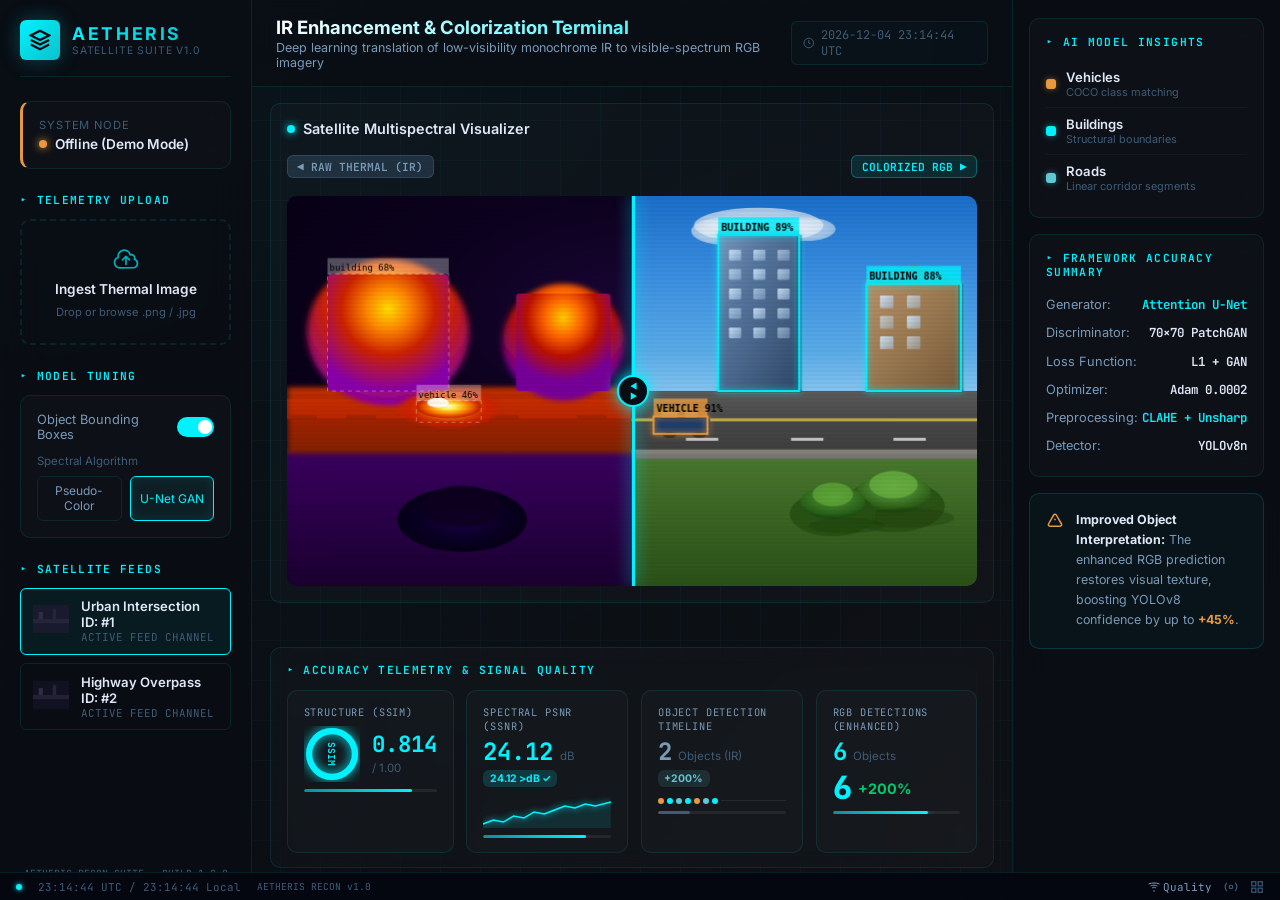
<file: frontend/index.html>
<!DOCTYPE html>
<html lang="en">
<head>
  <meta charset="UTF-8" />
  <meta name="viewport" content="width=device-width, initial-scale=1.0" />
  <title>AETHERIS | Infrared Image Colorization &amp; Enhancement</title>
  <meta name="description" content="Aetheris IR — end-to-end deep learning framework for enhancing and colorizing thermal infrared satellite imagery with YOLOv8 object detection." />
  <link rel="preconnect" href="https://fonts.googleapis.com" />
  <link rel="preconnect" href="https://fonts.gstatic.com" crossorigin />
  <link href="https://fonts.googleapis.com/css2?family=Inter:wght@300;400;500;600;700&family=JetBrains+Mono:wght@400;500;700&display=swap" rel="stylesheet" />
  <style>
    /* ===== CSS RESET & DESIGN TOKENS ===== */
    *, *::before, *::after { box-sizing: border-box; margin: 0; padding: 0; }

    :root {
      --bg-deep:        #0a0e14;
      --bg-panel:       #0d1120;
      --bg-card:        #101828;
      --glass-bg:       rgba(10, 14, 20, 0.92);
      --glass-border:   rgba(0, 242, 254, 0.10);
      --accent-cyan:    #00f2fe;
      --accent-amber:   #e8993e;
      --text-primary:   #e0e8f8;
      --text-secondary: #7a9ab8;
      --text-muted:     #3e5c78;
      --font-mono:      'JetBrains Mono', monospace;
      --radius:         10px;
      --radius-sm:      6px;
      --sidebar-w:      252px;
      --right-w:        268px;
      --glow-cyan:      0 0 20px rgba(0, 242, 254, 0.25);
      --glow-amber:     0 0 20px rgba(232, 153, 62, 0.25);
    }

    html, body {
      height: 100%;
      background: var(--bg-deep);
      color: var(--text-primary);
      font-family: 'Inter', sans-serif;
      overflow: hidden;
    }

    /* ===== ANIMATED BACKGROUND GRID ===== */
    body::before {
      content: '';
      position: fixed;
      inset: 0;
      background-image:
        linear-gradient(rgba(0,242,254,0.03) 1px, transparent 1px),
        linear-gradient(90deg, rgba(0,242,254,0.03) 1px, transparent 1px);
      background-size: 40px 40px;
      pointer-events: none;
      z-index: 0;
    }

    body::after {
      content: '';
      position: fixed;
      top: -50%;
      left: -50%;
      width: 200%;
      height: 200%;
      background: radial-gradient(ellipse at 20% 20%, rgba(0, 242, 254, 0.04) 0%, transparent 50%),
                  radial-gradient(ellipse at 80% 80%, rgba(232, 153, 62, 0.03) 0%, transparent 50%);
      pointer-events: none;
      z-index: 0;
    }

    /* ===== LAYOUT ===== */
    #app {
      position: relative;
      z-index: 1;
      display: grid;
      grid-template-columns: var(--sidebar-w) 1fr var(--right-w);
      grid-template-rows: 1fr;
      height: 100vh;
      overflow: hidden;
    }

    /* ===== SIDEBAR ===== */
    .sidebar {
      width: var(--sidebar-w);
      min-width: var(--sidebar-w);
      background: var(--glass-bg);
      border-right: 1px solid var(--glass-border);
      display: flex;
      flex-direction: column;
      gap: 1.5rem;
      padding: 1.25rem;
      overflow-y: auto;
      backdrop-filter: blur(20px);
    }

    .sidebar::-webkit-scrollbar { width: 4px; }
    .sidebar::-webkit-scrollbar-track { background: transparent; }
    .sidebar::-webkit-scrollbar-thumb { background: var(--glass-border); border-radius: 2px; }

    /* ===== BRAND ===== */
    .brand {
      display: flex;
      align-items: center;
      gap: 0.75rem;
      padding-bottom: 1rem;
      border-bottom: 1px solid var(--glass-border);
    }

    .brand-icon {
      width: 40px;
      height: 40px;
      background: linear-gradient(135deg, var(--accent-cyan), #0ac2cc);
      border-radius: var(--radius-sm);
      display: flex;
      align-items: center;
      justify-content: center;
      flex-shrink: 0;
      box-shadow: var(--glow-cyan);
    }

    .brand-title {
      font-size: 1.1rem;
      font-weight: 700;
      letter-spacing: 0.15em;
      background: linear-gradient(135deg, var(--accent-cyan), #0ac2cc);
      -webkit-background-clip: text;
      -webkit-text-fill-color: transparent;
      background-clip: text;
    }

    .brand-sub {
      font-size: 0.65rem;
      color: var(--text-muted);
      letter-spacing: 0.08em;
      text-transform: uppercase;
    }

    /* ===== GLASS CARD ===== */
    .glass-card {
      background: rgba(255, 255, 255, 0.02);
      border: 1px solid var(--glass-border);
      border-radius: var(--radius);
      padding: 1rem;
      backdrop-filter: blur(10px);
    }

    /* ===== STATUS NODE ===== */
    .status-node {
      border-left: 3px solid var(--accent-amber);
      transition: border-color 0.4s;
    }
    .status-node.online { border-left-color: var(--accent-cyan); }

    .status-label { font-size: 0.7rem; color: var(--text-muted); text-transform: uppercase; letter-spacing: 0.08em; margin-bottom: 0.25rem; }

    .status-row { display: flex; align-items: center; gap: 0.5rem; font-weight: 600; font-size: 0.85rem; }

    .pulse-dot {
      width: 8px;
      height: 8px;
      border-radius: 50%;
      background: var(--accent-amber);
      box-shadow: 0 0 8px var(--accent-amber);
      animation: pulse-anim 2s ease-in-out infinite;
      flex-shrink: 0;
    }
    .pulse-dot.online {
      background: var(--accent-cyan);
      box-shadow: 0 0 8px var(--accent-cyan);
    }
    @keyframes pulse-anim {
      0%, 100% { opacity: 1; transform: scale(1); }
      50% { opacity: 0.5; transform: scale(0.8); }
    }

    /* ===== PANEL TITLE ===== */
    .panel-title {
      font-size: 0.7rem;
      color: var(--accent-cyan);
      text-transform: uppercase;
      letter-spacing: 0.12em;
      font-weight: 600;
      margin-bottom: 0.75rem;
      font-family: var(--font-mono);
    }

    /* ===== UPLOAD ZONE ===== */
    .upload-zone {
      border: 2px dashed var(--glass-border);
      border-radius: var(--radius);
      padding: 1.5rem 1rem;
      text-align: center;
      cursor: pointer;
      transition: all 0.3s ease;
      display: flex;
      flex-direction: column;
      align-items: center;
      gap: 0.5rem;
    }
    .upload-zone:hover {
      border-color: var(--accent-cyan);
      background: rgba(0, 242, 254, 0.04);
      box-shadow: var(--glow-cyan);
    }
    .upload-zone svg { color: var(--accent-cyan); opacity: 0.7; }
    .upload-zone .upload-title { font-size: 0.85rem; font-weight: 600; }
    .upload-zone .upload-hint { font-size: 0.7rem; color: var(--text-muted); }
    #fileInput { display: none; }

    /* ===== TOGGLE ===== */
    .toggle-row { display: flex; align-items: center; justify-content: space-between; }
    .toggle-label { font-size: 0.8rem; color: var(--text-secondary); }
    .switch { position: relative; display: inline-block; width: 38px; height: 20px; }
    .switch input { opacity: 0; width: 0; height: 0; }
    .slider-knob {
      position: absolute; inset: 0;
      background: rgba(255,255,255,0.1);
      border-radius: 20px;
      cursor: pointer;
      transition: background 0.3s;
    }
    .slider-knob::before {
      content: '';
      position: absolute;
      width: 14px; height: 14px;
      left: 3px; top: 3px;
      background: white;
      border-radius: 50%;
      transition: transform 0.3s;
    }
    input:checked + .slider-knob { background: var(--accent-cyan); }
    input:checked + .slider-knob::before { transform: translateX(18px); }

    /* ===== MODE BUTTONS ===== */
    .mode-grid { display: grid; grid-template-columns: 1fr 1fr; gap: 0.5rem; margin-top: 0.5rem; }
    .mode-btn {
      padding: 0.4rem 0.5rem;
      border: 1px solid var(--glass-border);
      border-radius: var(--radius-sm);
      background: transparent;
      color: var(--text-secondary);
      font-size: 0.75rem;
      font-family: 'Inter', sans-serif;
      cursor: pointer;
      transition: all 0.2s;
      text-align: center;
    }
    .mode-btn:hover { border-color: var(--accent-cyan); color: var(--text-primary); }
    .mode-btn.active { border-color: var(--accent-cyan); color: var(--accent-cyan); background: rgba(0, 242, 254, 0.06); box-shadow: inset 0 0 12px rgba(0,242,254,0.1); }

    /* ===== GALLERY ===== */
    .gallery-list { display: flex; flex-direction: column; gap: 0.5rem; }
    .gallery-item {
      display: flex; align-items: center; gap: 0.75rem;
      padding: 0.6rem 0.75rem;
      border: 1px solid var(--glass-border);
      border-radius: var(--radius-sm);
      cursor: pointer;
      transition: all 0.2s;
    }
    .gallery-item:hover { border-color: rgba(0, 242, 254, 0.3); background: rgba(0, 242, 254, 0.03); }
    .gallery-item.active { border-color: var(--accent-cyan); background: rgba(0, 242, 254, 0.06); }
    .gallery-thumb {
      width: 40px; height: 40px;
      border-radius: var(--radius-sm);
      object-fit: cover;
      background: #222;
      flex-shrink: 0;
    }
    .gallery-name { font-size: 0.82rem; font-weight: 600; }
    .gallery-id { font-size: 0.68rem; color: var(--text-muted); font-family: var(--font-mono); }

    /* ===== RIGHT SIDEBAR ===== */
    .right-sidebar {
      width: var(--right-w);
      min-width: var(--right-w);
      background: var(--glass-bg);
      border-left: 1px solid var(--glass-border);
      display: flex;
      flex-direction: column;
      gap: 0;
      overflow-y: auto;
      backdrop-filter: blur(20px);
      padding: 1.1rem 1rem;
      gap: 1rem;
    }
    .right-sidebar::-webkit-scrollbar { width: 4px; }
    .right-sidebar::-webkit-scrollbar-thumb { background: var(--glass-border); border-radius: 2px; }

    /* ===== MAIN CONTENT ===== */
    .main-content {
      flex: 1;
      display: flex;
      flex-direction: column;
      overflow: hidden;
      min-width: 0;
    }

    /* ===== HEADER ===== */
    .header {
      padding: 1rem 1.5rem;
      border-bottom: 1px solid var(--glass-border);
      display: flex;
      align-items: center;
      justify-content: space-between;
      flex-shrink: 0;
      background: rgba(5, 10, 18, 0.6);
      backdrop-filter: blur(10px);
    }
    .page-title {
      font-size: 1.15rem;
      font-weight: 700;
      background: linear-gradient(135deg, #fff, var(--accent-cyan));
      -webkit-background-clip: text;
      -webkit-text-fill-color: transparent;
      background-clip: text;
    }
    .page-subtitle { font-size: 0.78rem; color: var(--text-secondary); margin-top: 2px; }
    .telemetry-time {
      display: flex; align-items: center; gap: 0.4rem;
      font-family: var(--font-mono);
      font-size: 0.75rem;
      color: var(--text-muted);
      border: 1px solid var(--glass-border);
      padding: 0.3rem 0.7rem;
      border-radius: var(--radius-sm);
      background: rgba(0,242,254,0.02);
    }

    /* ===== DASHBOARD GRID ===== */
    .scroll-area {
      flex: 1;
      overflow-y: auto;
      padding: 1rem 1.1rem;
      display: flex;
      flex-direction: column;
      gap: 1rem;
    }
    .scroll-area::-webkit-scrollbar { width: 4px; }
    .scroll-area::-webkit-scrollbar-thumb { background: var(--glass-border); border-radius: 2px; }

    .content-grid {
      display: flex;
      flex-direction: column;
      flex: 1;
      min-height: 0;
    }

    /* ===== VISUALIZER ===== */
    .visualizer-card {
      background: rgba(255,255,255,0.02);
      border: 1px solid var(--glass-border);
      border-radius: var(--radius);
      padding: 1rem;
      display: flex;
      flex-direction: column;
      gap: 0.75rem;
      min-height: 500px;
    }

    .vis-header { display: flex; align-items: center; justify-content: space-between; }
    .vis-title { display: flex; align-items: center; gap: 0.5rem; font-weight: 600; font-size: 0.9rem; }

    .spinner {
      display: flex; align-items: center; gap: 0.5rem;
      font-size: 0.8rem; color: var(--accent-cyan);
    }
    .spin-ring {
      width: 16px; height: 16px;
      border: 2px solid rgba(0,242,254,0.2);
      border-top-color: var(--accent-cyan);
      border-radius: 50%;
      animation: spin 0.8s linear infinite;
    }
    @keyframes spin { to { transform: rotate(360deg); } }

    /* ===== SLIDER COMPARE ===== */
    #sliderWrap {
      position: relative;
      width: 100%;
      flex: 1;
      border-radius: var(--radius);
      overflow: hidden;
      background: #111;
      min-height: 360px;
      cursor: col-resize;
      user-select: none;
    }

    #sliderWrap canvas {
      position: absolute;
      top: 0; left: 0;
      width: 100%; height: 100%;
    }

    #sliderHandle {
      position: absolute;
      top: 0;
      width: 3px;
      height: 100%;
      background: var(--accent-cyan);
      box-shadow: 0 0 16px var(--accent-cyan);
      z-index: 10;
      pointer-events: none;
    }

    #sliderHandle::before {
      content: '';
      position: absolute;
      top: 50%;
      left: 50%;
      transform: translate(-50%, -50%);
      width: 32px;
      height: 32px;
      border-radius: 50%;
      background: var(--bg-deep);
      border: 2px solid var(--accent-cyan);
      box-shadow: 0 0 16px var(--accent-cyan);
    }

    #sliderHandle::after {
      content: '◀ ▶';
      position: absolute;
      top: 50%;
      left: 50%;
      transform: translate(-50%, -50%);
      font-size: 8px;
      color: var(--accent-cyan);
      z-index: 11;
      pointer-events: none;
      letter-spacing: -1px;
    }

    .slider-labels {
      display: flex;
      justify-content: space-between;
      padding: 0.4rem 0;
    }
    .slider-tag {
      font-size: 0.7rem;
      font-family: var(--font-mono);
      padding: 0.2rem 0.6rem;
      border-radius: var(--radius-sm);
      font-weight: 600;
    }
    .tag-ir { background: rgba(74,107,138,0.3); color: var(--text-secondary); border: 1px solid rgba(74,107,138,0.4); }
    .tag-rgb { background: rgba(0,242,254,0.1); color: var(--accent-cyan); border: 1px solid rgba(0,242,254,0.3); }

    /* ===== RIGHT PANEL ===== */
    .right-panel {
      display: flex;
      flex-direction: column;
      gap: 1rem;
      overflow-y: auto;
      padding-bottom: 0.5rem;
    }
    .right-panel::-webkit-scrollbar { width: 4px; }
    .right-panel::-webkit-scrollbar-thumb { background: var(--glass-border); border-radius: 2px; }

    .legend-item {
      display: flex;
      align-items: center;
      gap: 0.6rem;
      padding: 0.5rem 0;
      border-bottom: 1px solid rgba(255,255,255,0.03);
      font-size: 0.82rem;
    }
    .legend-item:last-child { border-bottom: none; }
    .legend-dot {
      width: 10px; height: 10px;
      border-radius: 3px;
      flex-shrink: 0;
    }
    .legend-name { font-weight: 600; flex: 1; }
    .legend-desc { font-size: 0.68rem; color: var(--text-muted); }

    .kv-row { display: flex; justify-content: space-between; align-items: center; padding: 0.35rem 0; font-size: 0.8rem; }
    .kv-key { color: var(--text-secondary); }
    .kv-val { font-family: var(--font-mono); font-weight: 600; font-size: 0.78rem; }

    /* ===== METRICS ===== */
    .metrics-grid {
      display: grid;
      grid-template-columns: repeat(4, 1fr);
      gap: 0.8rem;
    }

    .metric-card {
      background: rgba(255,255,255,0.02);
      border: 1px solid var(--glass-border);
      border-radius: var(--radius);
      padding: 0.85rem 1rem;
      display: flex;
      flex-direction: column;
      gap: 0.45rem;
      transition: border-color 0.3s, box-shadow 0.3s;
    }
    .metric-card:hover { border-color: rgba(0,242,254,0.3); box-shadow: var(--glow-cyan); }

    .metric-label { font-size: 0.65rem; color: var(--text-secondary); text-transform: uppercase; letter-spacing: 0.08em; font-family: var(--font-mono); }
    .metric-main { display: flex; align-items: baseline; gap: 0.4rem; flex-wrap: wrap; }
    .metric-val { font-size: 1.5rem; font-weight: 700; font-family: var(--font-mono); line-height: 1; }
    .metric-unit { font-size: 0.72rem; color: var(--text-muted); }
    .metric-badge { font-size: 0.65rem; font-weight: 700; padding: 0.1rem 0.4rem; border-radius: var(--radius-sm); background: rgba(0,242,254,0.12); color: var(--accent-cyan); }
    .metric-bar-bg { height: 3px; background: rgba(255,255,255,0.07); border-radius: 2px; overflow: hidden; }
    .metric-bar { height: 100%; border-radius: 2px; background: linear-gradient(to right, rgba(0,242,254,0.5), var(--accent-cyan)); transition: width 0.8s cubic-bezier(0.4,0,0.2,1); }

    /* Gauge (SSIM ring) */
    .ssim-gauge-wrap { display: flex; align-items: center; gap: 0.75rem; }
    .ssim-ring { position:relative; width:56px; height:56px; flex-shrink:0; }
    .ssim-ring svg { width:100%; height:100%; transform: rotate(-90deg); }
    .ssim-ring .ring-bg { fill:none; stroke:rgba(255,255,255,0.07); stroke-width:5; }
    .ssim-ring .ring-fill { fill:none; stroke:var(--accent-cyan); stroke-width:5; stroke-linecap:round;
      stroke-dasharray: 138; stroke-dashoffset: 25;
      filter: drop-shadow(0 0 4px var(--accent-cyan)); }
    .ssim-label { position:absolute; inset:0; display:flex; align-items:center; justify-content:center;
      font-size:0.6rem; font-family:var(--font-mono); color:var(--accent-cyan); font-weight:700;
      transform: rotate(90deg); }

    /* Mini chart (PSNR) */
    .mini-chart { position:relative; height:32px; margin-top:2px; }
    .mini-chart svg { width:100%; height:100%; }
    .mini-chart .chart-area { fill: rgba(0,242,254,0.1); }
    .mini-chart .chart-line { fill:none; stroke:var(--accent-cyan); stroke-width:1.5;
      filter: drop-shadow(0 0 3px var(--accent-cyan)); }

    /* Detection timeline dots */
    .timeline-dots { display:flex; align-items:center; gap:3px; margin-top:4px; }
    .tl-dot { width:6px; height:6px; border-radius:50%; flex-shrink:0; }

    /* ===== FOOTER ===== */
    #app-footer {
      position: fixed;
      bottom: 0; left: 0; right: 0;
      height: 28px;
      background: rgba(5,8,16,0.95);
      border-top: 1px solid var(--glass-border);
      display: flex;
      align-items: center;
      justify-content: space-between;
      padding: 0 1rem;
      font-size: 0.68rem;
      font-family: var(--font-mono);
      color: var(--text-muted);
      z-index: 100;
      backdrop-filter: blur(10px);
    }
    #app-footer .footer-left { display:flex; align-items:center; gap:1rem; }
    #app-footer .footer-right { display:flex; align-items:center; gap:0.75rem; }
    #app-footer .footer-dot { width:6px; height:6px; border-radius:50%; background:var(--accent-cyan); box-shadow:0 0 5px var(--accent-cyan); }
    #app-footer .quality-icon { display:flex; align-items:center; gap:3px; color:var(--text-secondary); }
    #app-footer .quality-icon .bar { width:3px; border-radius:1px; background:var(--accent-cyan); }

    /* ===== FOOTER BADGE ===== */
    .sidebar-footer {
      margin-top: auto;
      text-align: center;
      font-size: 0.62rem;
      color: var(--text-muted);
      font-family: var(--font-mono);
      padding-top: 0.5rem;
    }

    /* ===== SCAN LINE OVERLAY ===== */
    .scanline {
      position: absolute;
      top: 0; left: 0; right: 0; bottom: 0;
      background: repeating-linear-gradient(
        0deg,
        transparent,
        transparent 2px,
        rgba(0,0,0,0.03) 2px,
        rgba(0,0,0,0.03) 4px
      );
      pointer-events: none;
      z-index: 5;
      border-radius: var(--radius);
    }

    /* ===== IMPROVEMENT INSIGHT CARD ===== */
    .insight-card {
      background: rgba(0, 242, 254, 0.03);
      border: 1px solid rgba(0, 242, 254, 0.15);
      border-radius: var(--radius);
      padding: 1rem 1rem 1.15rem;
      display: flex;
      gap: 0.75rem;
      align-items: flex-start;
      font-size: 0.78rem;
      color: var(--text-secondary);
      line-height: 1.6;
      flex-shrink: 0;
    }
    .insight-card svg { flex-shrink: 0; margin-top: 2px; }
    .insight-card strong { color: var(--text-primary); }

    /* ===== LOADING OVERLAY ===== */
    #loadOverlay {
      display: none;
      position: absolute;
      inset: 0;
      background: rgba(5,10,18,0.7);
      backdrop-filter: blur(4px);
      z-index: 20;
      align-items: center;
      justify-content: center;
      flex-direction: column;
      gap: 1rem;
      border-radius: var(--radius);
    }
    #loadOverlay.active { display: flex; }
    .load-ring {
      width: 48px; height: 48px;
      border: 3px solid rgba(0,242,254,0.2);
      border-top-color: var(--accent-cyan);
      border-radius: 50%;
      animation: spin 1s linear infinite;
      box-shadow: 0 0 20px rgba(0,242,254,0.3);
    }
    .load-text { font-size: 0.8rem; color: var(--accent-cyan); font-family: var(--font-mono); letter-spacing: 0.08em; }
  </style>
</head>
<style>
  /* Padding so footer doesn't overlap content */
  .scroll-area { padding-bottom: 2rem !important; }
</style>
<body>

<div id="app">
  <!-- ===== SIDEBAR ===== -->
  <aside class="sidebar">
    <!-- Brand -->
    <div class="brand">
      <div class="brand-icon">
        <svg width="22" height="22" viewBox="0 0 24 24" fill="none" stroke="#050a12" stroke-width="2.5">
          <path d="M12 2L2 7l10 5 10-5-10-5z"/>
          <path d="M2 17l10 5 10-5"/>
          <path d="M2 12l10 5 10-5"/>
        </svg>
      </div>
      <div>
        <div class="brand-title">AETHERIS</div>
        <div class="brand-sub">SATELLITE SUITE V1.0</div>
      </div>
    </div>

    <!-- Status -->
    <div class="glass-card status-node" id="statusCard">
      <div class="status-label">System Node</div>
      <div class="status-row">
        <span class="pulse-dot" id="pulseDot"></span>
        <span id="statusText">Offline (Demo Mode)</span>
      </div>
    </div>

    <!-- Upload -->
    <div>
      <div class="panel-title">▸ Telemetry Upload</div>
      <label class="upload-zone" for="fileInput">
        <svg width="28" height="28" fill="none" viewBox="0 0 24 24" stroke="currentColor" stroke-width="1.5">
          <path stroke-linecap="round" stroke-linejoin="round" d="M12 16.5V9.75m0 0l3 3m-3-3l-3 3M6.75 19.5a4.5 4.5 0 01-1.41-8.775 5.25 5.25 0 0110.233-2.33 3 3 0 013.758 3.848A3.752 3.752 0 0118 19.5H6.75z"/>
        </svg>
        <div class="upload-title">Ingest Thermal Image</div>
        <div class="upload-hint">Drop or browse .png / .jpg</div>
      </label>
      <input type="file" id="fileInput" accept="image/*" />
    </div>

    <!-- Model Tuning -->
    <div>
      <div class="panel-title">▸ Model Tuning</div>
      <div class="glass-card" style="display:flex;flex-direction:column;gap:0.75rem;">
        <div class="toggle-row">
          <span class="toggle-label">Object Bounding Boxes</span>
          <label class="switch">
            <input type="checkbox" id="detectionToggle" checked />
            <span class="slider-knob"></span>
          </label>
        </div>
        <div>
          <div style="font-size:0.72rem;color:var(--text-muted);margin-bottom:0.4rem;">Spectral Algorithm</div>
          <div class="mode-grid">
            <button class="mode-btn" id="btn-pseudo" onclick="setMode('pseudo')">Pseudo-Color</button>
            <button class="mode-btn active" id="btn-gan" onclick="setMode('gan')">U-Net GAN</button>
          </div>
        </div>
      </div>
    </div>

    <!-- Satellite Feeds -->
    <div>
      <div class="panel-title">▸ Satellite Feeds</div>
      <div class="gallery-list" id="galleryList"></div>
    </div>

    <div class="sidebar-footer">AETHERIS RECON SUITE · BUILD 1.0.0</div>
  </aside>

  <!-- ===== MAIN CONTENT ===== -->
  <main class="main-content">
    <!-- Header -->
    <header class="header">
      <div>
        <h1 class="page-title">IR Enhancement &amp; Colorization Terminal</h1>
        <div class="page-subtitle">Deep learning translation of low-visibility monochrome IR to visible-spectrum RGB imagery</div>
      </div>
      <div class="telemetry-time">
        <svg width="12" height="12" viewBox="0 0 24 24" fill="none" stroke="currentColor" stroke-width="2">
          <circle cx="12" cy="12" r="10"/><polyline points="12 6 12 12 16 14"/>
        </svg>
        <span id="clockDisplay">--:--:-- UTC</span>
      </div>
    </header>
    <style>.header { background: rgba(10,14,20,0.8) !important; }</style>

    <div class="scroll-area">
      <!-- Content grid (center only — right panel moved to right sidebar) -->
      <div class="content-grid">
        <!-- VISUALIZER -->
        <div class="visualizer-card">
          <div class="vis-header">
            <div class="vis-title">
              <span class="pulse-dot online"></span>
              Satellite Multispectral Visualizer
            </div>
            <div class="spinner" id="spinner" style="display:none;">
              <div class="spin-ring"></div>
              Processing Frame...
            </div>
          </div>

          <div class="slider-labels">
            <span class="slider-tag tag-ir">◀ RAW THERMAL (IR)</span>
            <span class="slider-tag tag-rgb">COLORIZED RGB ▶</span>
          </div>

          <div id="sliderWrap">
            <canvas id="canvasLeft"></canvas>
            <canvas id="canvasRight"></canvas>
            <div id="sliderHandle" style="left:50%"></div>
            <div class="scanline"></div>
            <div id="loadOverlay">
              <div class="load-ring"></div>
              <div class="load-text">PROCESSING THERMAL SIGNAL...</div>
            </div>
          </div>
        </div>
      </div>

      <!-- ACCURACY TELEMETRY STRIP -->
      <section class="glass-card" style="padding:0.9rem 1rem;">
        <div class="panel-title" style="margin-bottom:0.85rem;">▸ Accuracy Telemetry &amp; Signal Quality</div>
        <div class="metrics-grid">

          <!-- SSIM with ring gauge -->
          <div class="metric-card">
            <div class="metric-label">Structure (SSIM)</div>
            <div class="ssim-gauge-wrap">
              <div class="ssim-ring">
                <svg viewBox="0 0 44 44">
                  <circle class="ring-bg" cx="22" cy="22" r="18"/>
                  <circle class="ring-fill" cx="22" cy="22" r="18"
                    stroke-dasharray="113"
                    id="ssimArc"
                    stroke-dashoffset="21"/>
                </svg>
                <div class="ssim-label">SSIM</div>
              </div>
              <div>
                <div class="metric-main">
                  <span class="metric-val" id="metSSIM" style="color:var(--accent-cyan);font-size:1.4rem">0.814</span>
                  <span class="metric-unit">/ 1.00</span>
                </div>
              </div>
            </div>
            <div class="metric-bar-bg"><div class="metric-bar" id="barSSIM" style="width:81.4%"></div></div>
          </div>

          <!-- PSNR with mini sparkline -->
          <div class="metric-card">
            <div class="metric-label">Spectral PSNR (SSNR)</div>
            <div class="metric-main">
              <span class="metric-val" id="metPSNR" style="color:var(--accent-cyan)">24.12</span>
              <span class="metric-unit">dB</span>
              <span class="metric-badge" style="background:rgba(0,242,254,0.15);color:var(--accent-cyan);">24.12 &gt;dB ✓</span>
            </div>
            <div class="mini-chart">
              <svg viewBox="0 0 100 32" preserveAspectRatio="none">
                <defs>
                  <linearGradient id="cg" x1="0" y1="0" x2="0" y2="1">
                    <stop offset="0%" stop-color="#00f2fe" stop-opacity="0.35"/>
                    <stop offset="100%" stop-color="#00f2fe" stop-opacity="0"/>
                  </linearGradient>
                </defs>
                <polygon class="chart-area" fill="url(#cg)"
                  points="0,28 8,24 16,26 24,20 32,22 40,16 48,18 56,14 64,10 72,12 80,8 88,10 100,6 100,32 0,32"/>
                <polyline class="chart-line"
                  points="0,28 8,24 16,26 24,20 32,22 40,16 48,18 56,14 64,10 72,12 80,8 88,10 100,6"/>
              </svg>
            </div>
            <div class="metric-bar-bg"><div class="metric-bar" id="barPSNR" style="width:80%"></div></div>
          </div>

          <!-- Object Detection Timeline -->
          <div class="metric-card">
            <div class="metric-label">Object Detection Timeline</div>
            <div class="metric-main">
              <span class="metric-val" id="metIRDet" style="color:var(--text-secondary)">2</span>
              <span class="metric-unit">Objects (IR)</span>
              <span class="metric-badge" id="boostBadge" style="background:rgba(94,200,212,0.12);color:#5ec8d4;">+0%</span>
            </div>
            <div class="timeline-dots" id="timelineDots">
              <div class="tl-dot" style="background:#e8993e;"></div>
              <div class="tl-dot" style="background:#00f2fe;"></div>
              <div class="tl-dot" style="background:#5ec8d4;"></div>
              <div class="tl-dot" style="background:#00f2fe;"></div>
              <div class="tl-dot" style="background:#e8993e;"></div>
              <div class="tl-dot" style="background:#5ec8d4;"></div>
              <div class="tl-dot" style="background:#00f2fe;"></div>
              <div style="flex:1;height:1px;background:rgba(255,255,255,0.08);"></div>
            </div>
            <div class="metric-bar-bg"><div class="metric-bar" id="barIRDet" style="width:25%;background:var(--text-muted)"></div></div>
          </div>

          <!-- RGB Detections (Enhanced) -->
          <div class="metric-card">
            <div class="metric-label">RGB Detections (Enhanced)</div>
            <div class="metric-main">
              <span class="metric-val" id="metRGBDet" style="color:var(--accent-cyan)">6</span>
              <span class="metric-unit">Objects</span>
            </div>
            <div style="display:flex;align-items:center;gap:0.4rem;margin-top:1px;">
              <span style="font-size:2rem;font-weight:800;font-family:var(--font-mono);color:var(--accent-cyan);line-height:1;" id="bigRGBNum">6</span>
              <span style="font-size:0.9rem;font-weight:700;color:#00c96e;">+200%</span>
            </div>
            <div class="metric-bar-bg"><div class="metric-bar" id="barRGBDet" style="width:75%;box-shadow:0 0 8px var(--accent-cyan)"></div></div>
          </div>

        </div>
      </section>
    </div>
  </main>

  <!-- ===== RIGHT SIDEBAR ===== -->
  <aside class="right-sidebar">
    <!-- AI MODEL INSIGHTS -->
    <div class="glass-card">
      <div class="panel-title">▸ AI Model Insights</div>
      <div class="legend-item">
        <div class="legend-dot" style="background:#e8993e;box-shadow:0 0 6px rgba(232,153,62,0.5);border-radius:3px;"></div>
        <div>
          <div class="legend-name">Vehicles</div>
          <div class="legend-desc">COCO class matching</div>
        </div>
      </div>
      <div class="legend-item">
        <div class="legend-dot" style="background:#00f2fe;box-shadow:0 0 6px rgba(0,242,254,0.5);border-radius:3px;"></div>
        <div>
          <div class="legend-name">Buildings</div>
          <div class="legend-desc">Structural boundaries</div>
        </div>
      </div>
      <div class="legend-item">
        <div class="legend-dot" style="background:#5ec8d4;box-shadow:0 0 6px rgba(94,200,212,0.5);border-radius:3px;"></div>
        <div>
          <div class="legend-name">Roads</div>
          <div class="legend-desc">Linear corridor segments</div>
        </div>
      </div>
    </div>

    <!-- FRAMEWORK ACCURACY SUMMARY -->
    <div class="glass-card">
      <div class="panel-title">▸ Framework Accuracy Summary</div>
      <div class="kv-row"><span class="kv-key">Generator:</span><span class="kv-val" style="color:var(--accent-cyan)">Attention U-Net</span></div>
      <div class="kv-row"><span class="kv-key">Discriminator:</span><span class="kv-val">70×70 PatchGAN</span></div>
      <div class="kv-row"><span class="kv-key">Loss Function:</span><span class="kv-val">L1 + GAN</span></div>
      <div class="kv-row"><span class="kv-key">Optimizer:</span><span class="kv-val">Adam 0.0002</span></div>
      <div class="kv-row"><span class="kv-key">Preprocessing:</span><span class="kv-val" style="color:var(--accent-cyan)">CLAHE + Unsharp</span></div>
      <div class="kv-row"><span class="kv-key">Detector:</span><span class="kv-val">YOLOv8n</span></div>
    </div>

    <!-- IMPROVEMENT INSIGHT -->
    <div class="insight-card">
      <svg width="18" height="18" viewBox="0 0 24 24" fill="none" stroke="var(--accent-amber)" stroke-width="2">
        <path d="M12 9v2m0 4h.01m-6.938 4h13.856c1.54 0 2.502-1.667 1.732-3L13.732 4c-.77-1.333-2.694-1.333-3.464 0L3.34 16c-.77 1.333.192 3 1.732 3z"/>
      </svg>
      <div>
        <strong>Improved Object Interpretation:</strong> The enhanced RGB prediction restores visual texture, boosting YOLOv8 confidence by up to <strong style="color:var(--accent-amber)">+45%</strong>.
      </div>
    </div>
  </aside>
</div>

<!-- ===== FOOTER ===== -->
<div id="app-footer">
  <div class="footer-left">
    <span class="footer-dot"></span>
    <span id="footerTime">--:--:-- UTC/Local</span>
    <span style="color:var(--text-muted);font-size:0.6rem;">AETHERIS RECON v1.0</span>
  </div>
  <div class="footer-right">
    <div class="quality-icon">
      <svg width="12" height="12" viewBox="0 0 24 24" fill="none" stroke="currentColor" stroke-width="2">
        <path d="M1 6s4-2 11-2 11 2 11 2"/><path d="M5 10s3-1.5 7-1.5 7 1.5 7 1.5"/><path d="M8 14s2-1 4-1 4 1 4 1"/><line x1="12" y1="20" x2="12" y2="20" stroke-linecap="round" stroke-width="3"/>
      </svg>
      Quality
    </div>
    <svg width="14" height="14" viewBox="0 0 24 24" fill="none" stroke="currentColor" stroke-width="2"><circle cx="12" cy="12" r="3"/><path d="M19.07 4.93a10 10 0 0 1 0 14.14M4.93 4.93a10 10 0 0 0 0 14.14"/></svg>
    <svg width="14" height="14" viewBox="0 0 24 24" fill="none" stroke="currentColor" stroke-width="2"><rect x="3" y="3" width="7" height="7"/><rect x="14" y="3" width="7" height="7"/><rect x="14" y="14" width="7" height="7"/><rect x="3" y="14" width="7" height="7"/></svg>
  </div>
</div>

<script>
/* =============================================
   AETHERIS — Self-contained JS (no build needed)
   ============================================= */

// ===== THERMAL IR SVG — True FLIR false-color ramp =====
// Color ramp: dark purple (cold) → blue → magenta → red → orange → bright yellow (hot)
function makeThermalSVG(scene) {
  const svgs = {
    urban: `<svg xmlns="http://www.w3.org/2000/svg" width="512" height="400" viewBox="0 0 512 400">
      <defs>
        <!-- FLIR background: deep purple-navy sky (cold) -->
        <radialGradient id="tsky" cx="50%" cy="30%" r="70%">
          <stop offset="0%" stop-color="#1a0535"/>
          <stop offset="40%" stop-color="#0d0220"/>
          <stop offset="100%" stop-color="#050010"/>
        </radialGradient>
        <!-- Road thermal gradient (warm asphalt = red-orange) -->
        <linearGradient id="troad" x1="0%" y1="0%" x2="0%" y2="100%">
          <stop offset="0%" stop-color="#c03000"/>
          <stop offset="50%" stop-color="#a02000"/>
          <stop offset="100%" stop-color="#802000"/>
        </linearGradient>
        <!-- Building thermal blob — hot roof = yellow/orange, cool walls = red-magenta -->
        <radialGradient id="tb1" cx="50%" cy="30%" r="70%">
          <stop offset="0%" stop-color="#ffdd00"/>
          <stop offset="25%" stop-color="#ff8800"/>
          <stop offset="55%" stop-color="#cc2200"/>
          <stop offset="100%" stop-color="#8800aa"/>
        </radialGradient>
        <radialGradient id="tb2" cx="50%" cy="25%" r="65%">
          <stop offset="0%" stop-color="#ffcc00"/>
          <stop offset="30%" stop-color="#ff6600"/>
          <stop offset="60%" stop-color="#bb1100"/>
          <stop offset="100%" stop-color="#770099"/>
        </radialGradient>
        <radialGradient id="tb3" cx="50%" cy="20%" r="70%">
          <stop offset="0%" stop-color="#ffee22"/>
          <stop offset="20%" stop-color="#ffaa00"/>
          <stop offset="50%" stop-color="#dd3300"/>
          <stop offset="100%" stop-color="#990088"/>
        </radialGradient>
        <radialGradient id="tb4" cx="50%" cy="30%" r="65%">
          <stop offset="0%" stop-color="#ffcc00"/>
          <stop offset="30%" stop-color="#ff7700"/>
          <stop offset="65%" stop-color="#bb2200"/>
          <stop offset="100%" stop-color="#880099"/>
        </radialGradient>
        <!-- Vehicle engine heat = bright white-yellow core -->
        <radialGradient id="tveh1" cx="50%" cy="50%" r="60%">
          <stop offset="0%" stop-color="#ffffff"/>
          <stop offset="20%" stop-color="#ffee44"/>
          <stop offset="50%" stop-color="#ff8800"/>
          <stop offset="80%" stop-color="#cc2200"/>
          <stop offset="100%" stop-color="#880000"/>
        </radialGradient>
        <radialGradient id="tveh2" cx="50%" cy="50%" r="60%">
          <stop offset="0%" stop-color="#ffffaa"/>
          <stop offset="25%" stop-color="#ffcc22"/>
          <stop offset="55%" stop-color="#ff6600"/>
          <stop offset="85%" stop-color="#cc0000"/>
          <stop offset="100%" stop-color="#880000"/>
        </radialGradient>
        <!-- Vegetation = very cold = deep purple-blue-black -->
        <radialGradient id="tveg1" cx="50%" cy="50%" r="60%">
          <stop offset="0%" stop-color="#1a004a"/>
          <stop offset="50%" stop-color="#0a0025"/>
          <stop offset="100%" stop-color="#030010"/>
        </radialGradient>
        <radialGradient id="tveg2" cx="50%" cy="50%" r="60%">
          <stop offset="0%" stop-color="#15003a"/>
          <stop offset="60%" stop-color="#080018"/>
          <stop offset="100%" stop-color="#020008"/>
        </radialGradient>
        <!-- Ground thermal (cool soil) -->
        <linearGradient id="tground" x1="0%" y1="0%" x2="0%" y2="100%">
          <stop offset="0%" stop-color="#3a0060"/>
          <stop offset="100%" stop-color="#1a0030"/>
        </linearGradient>
        <!-- Filter for heat bloom/glow effect -->
        <filter id="heatbloom" x="-20%" y="-20%" width="140%" height="140%">
          <feGaussianBlur stdDeviation="4" result="blur"/>
          <feMerge><feMergeNode in="blur"/><feMergeNode in="SourceGraphic"/></feMerge>
        </filter>
        <filter id="softblur" x="-10%" y="-10%" width="120%" height="120%">
          <feGaussianBlur stdDeviation="2.5"/>
        </filter>
        <filter id="vehiclebloom">
          <feGaussianBlur stdDeviation="5" result="blur"/>
          <feMerge><feMergeNode in="blur"/><feMergeNode in="blur"/><feMergeNode in="SourceGraphic"/></feMerge>
        </filter>
      </defs>

      <!-- Cold sky background -->
      <rect width="512" height="400" fill="url(#tsky)"/>

      <!-- Cool ground below road -->
      <rect x="0" y="260" width="512" height="140" fill="url(#tground)"/>

      <!-- Road — warm asphalt, blobby heat -->
      <rect x="0" y="196" width="512" height="68" fill="url(#troad)" filter="url(#softblur)"/>
      <!-- Road is slightly brighter in center lane (heat retention) -->
      <rect x="0" y="208" width="512" height="20" fill="#dd3300" opacity="0.4"/>
      <!-- Lane marking hints (slightly cooler) -->
      <rect x="0" y="225" width="22" height="4" fill="#992200" opacity="0.7"/>
      <rect x="44" y="225" width="22" height="4" fill="#992200" opacity="0.7"/>
      <rect x="88" y="225" width="22" height="4" fill="#992200" opacity="0.7"/>
      <rect x="150" y="225" width="22" height="4" fill="#992200" opacity="0.7"/>
      <rect x="215" y="225" width="22" height="4" fill="#992200" opacity="0.7"/>
      <rect x="290" y="225" width="22" height="4" fill="#992200" opacity="0.7"/>
      <rect x="368" y="225" width="22" height="4" fill="#992200" opacity="0.7"/>
      <rect x="445" y="225" width="22" height="4" fill="#992200" opacity="0.7"/>

      <!-- Building 1 — heat blob, soft edges -->
      <ellipse cx="75" cy="140" rx="60" ry="75" fill="url(#tb1)" filter="url(#softblur)"/>
      <rect x="30" y="80" width="90" height="120" fill="url(#tb1)" rx="4"/>

      <!-- Building 2 -->
      <ellipse cx="205" cy="150" rx="45" ry="60" fill="url(#tb2)" filter="url(#softblur)"/>
      <rect x="170" y="100" width="70" height="100" fill="url(#tb2)" rx="3"/>

      <!-- Building 3 — tall, very hot roof -->
      <ellipse cx="350" cy="120" rx="42" ry="100" fill="url(#tb3)" filter="url(#softblur)"/>
      <rect x="320" y="40" width="60" height="160" fill="url(#tb3)" rx="3"/>

      <!-- Building 4 -->
      <ellipse cx="465" cy="145" rx="48" ry="70" fill="url(#tb4)" filter="url(#softblur)"/>
      <rect x="430" y="90" width="70" height="110" fill="url(#tb4)" rx="3"/>

      <!-- Vehicle 1 — engine hotspot, bright white-yellow core with orange halo -->
      <ellipse cx="120" cy="218" rx="36" ry="18" fill="#cc2200" filter="url(#softblur)"/>
      <ellipse cx="120" cy="216" rx="24" ry="12" fill="url(#tveh1)" filter="url(#vehiclebloom)"/>
      <ellipse cx="112" cy="212" rx="8" ry="5" fill="#ffffff" opacity="0.9"/>

      <!-- Vehicle 2 -->
      <ellipse cx="292" cy="232" rx="28" ry="14" fill="#aa1800" filter="url(#softblur)"/>
      <ellipse cx="292" cy="230" rx="18" ry="9" fill="url(#tveh2)" filter="url(#vehiclebloom)"/>
      <ellipse cx="285" cy="227" rx="6" ry="4" fill="#ffffaa" opacity="0.85"/>

      <!-- Vegetation — extremely cold, nearly black-purple blobs -->
      <ellipse cx="450" cy="310" rx="42" ry="30" fill="url(#tveg1)"/>
      <ellipse cx="450" cy="300" rx="26" ry="19" fill="#0d0020" opacity="0.9"/>
      <ellipse cx="405" cy="320" rx="34" ry="24" fill="url(#tveg2)"/>
      <ellipse cx="405" cy="310" rx="20" ry="15" fill="#0a0018" opacity="0.9"/>
      <ellipse cx="130" cy="332" rx="48" ry="33" fill="url(#tveg1)"/>
      <ellipse cx="130" cy="318" rx="30" ry="21" fill="#0d0020" opacity="0.9"/>

      <!-- Thermal color legend overlay — subtle warm glow at top right -->
      <defs>
        <linearGradient id="legend_grad" x1="0%" y1="0%" x2="0%" y2="100%">
          <stop offset="0%" stop-color="#ffee22"/>
          <stop offset="25%" stop-color="#ff8800"/>
          <stop offset="50%" stop-color="#cc0000"/>
          <stop offset="75%" stop-color="#aa00cc"/>
          <stop offset="100%" stop-color="#110044"/>
        </linearGradient>
      </defs>
      <rect x="488" y="20" width="10" height="80" fill="url(#legend_grad)" rx="2" opacity="0.8"/>
      <text x="482" y="18" fill="#ffee44" font-size="6" font-family="monospace" opacity="0.7">HOT</text>
      <text x="480" y="110" fill="#440088" font-size="6" font-family="monospace" opacity="0.7">COLD</text>
    </svg>`,

    highway: `<svg xmlns="http://www.w3.org/2000/svg" width="512" height="400" viewBox="0 0 512 400">
      <defs>
        <radialGradient id="htsky" cx="50%" cy="40%" r="75%">
          <stop offset="0%" stop-color="#200040"/>
          <stop offset="50%" stop-color="#0e0020"/>
          <stop offset="100%" stop-color="#040010"/>
        </radialGradient>
        <linearGradient id="htroad" x1="0%" y1="0%" x2="100%" y2="0%">
          <stop offset="0%" stop-color="#882000"/>
          <stop offset="50%" stop-color="#bb3300"/>
          <stop offset="100%" stop-color="#882000"/>
        </linearGradient>
        <radialGradient id="htb1" cx="50%" cy="30%" r="70%">
          <stop offset="0%" stop-color="#ffcc00"/>
          <stop offset="30%" stop-color="#ff6600"/>
          <stop offset="65%" stop-color="#cc1100"/>
          <stop offset="100%" stop-color="#880099"/>
        </radialGradient>
        <radialGradient id="htb2" cx="50%" cy="25%" r="70%">
          <stop offset="0%" stop-color="#ffee22"/>
          <stop offset="25%" stop-color="#ff9900"/>
          <stop offset="55%" stop-color="#dd2200"/>
          <stop offset="100%" stop-color="#990088"/>
        </radialGradient>
        <radialGradient id="htveh" cx="50%" cy="50%" r="60%">
          <stop offset="0%" stop-color="#ffffff"/>
          <stop offset="15%" stop-color="#ffff88"/>
          <stop offset="40%" stop-color="#ffaa00"/>
          <stop offset="70%" stop-color="#dd3300"/>
          <stop offset="100%" stop-color="#990000"/>
        </radialGradient>
        <radialGradient id="htveg1" cx="50%" cy="50%" r="60%">
          <stop offset="0%" stop-color="#18003a"/>
          <stop offset="60%" stop-color="#08001a"/>
          <stop offset="100%" stop-color="#020008"/>
        </radialGradient>
        <linearGradient id="htgnd" x1="0%" y1="0%" x2="0%" y2="100%">
          <stop offset="0%" stop-color="#380055"/>
          <stop offset="100%" stop-color="#180028"/>
        </linearGradient>
        <filter id="htblur">
          <feGaussianBlur stdDeviation="3"/>
        </filter>
        <filter id="htvbloom">
          <feGaussianBlur stdDeviation="6" result="blur"/>
          <feMerge><feMergeNode in="blur"/><feMergeNode in="blur"/><feMergeNode in="SourceGraphic"/></feMerge>
        </filter>
      </defs>

      <!-- Cold sky background -->
      <rect width="512" height="400" fill="url(#htsky)"/>

      <!-- Ground below -->
      <rect x="0" y="300" width="512" height="100" fill="url(#htgnd)"/>

      <!-- Left ground sections -->
      <rect x="0" y="0" width="196" height="400" fill="#0d0022" opacity="0.5"/>
      <rect x="316" y="0" width="196" height="400" fill="#0d0022" opacity="0.5"/>

      <!-- Vertical highway — warm asphalt -->
      <rect x="196" y="0" width="120" height="400" fill="url(#htroad)" filter="url(#htblur)"/>
      <!-- Lane center divider (cooler painted strip) -->
      <rect x="252" y="0" width="6" height="30" fill="#661100" opacity="0.9"/>
      <rect x="252" y="55" width="6" height="30" fill="#661100" opacity="0.9"/>
      <rect x="252" y="115" width="6" height="30" fill="#661100" opacity="0.9"/>
      <rect x="252" y="185" width="6" height="30" fill="#661100" opacity="0.9"/>
      <rect x="252" y="255" width="6" height="30" fill="#661100" opacity="0.9"/>
      <rect x="252" y="325" width="6" height="30" fill="#661100" opacity="0.9"/>
      <rect x="252" y="375" width="6" height="30" fill="#661100" opacity="0.9"/>

      <!-- Building blobs left -->
      <ellipse cx="70" cy="110" rx="70" ry="80" fill="url(#htb1)" filter="url(#htblur)"/>
      <rect x="20" y="50" width="100" height="120" fill="url(#htb1)" rx="5"/>
      <ellipse cx="100" cy="250" rx="55" ry="65" fill="url(#htb2)" filter="url(#htblur)"/>
      <rect x="60" y="200" width="80" height="100" fill="url(#htb2)" rx="4"/>

      <!-- Building blobs right -->
      <ellipse cx="435" cy="105" rx="80" ry="90" fill="url(#htb1)" filter="url(#htblur)"/>
      <rect x="380" y="30" width="110" height="150" fill="url(#htb1)" rx="5"/>
      <ellipse cx="395" cy="250" rx="60" ry="55" fill="url(#htb2)" filter="url(#htblur)"/>
      <rect x="350" y="210" width="90" height="80" fill="url(#htb2)" rx="4"/>

      <!-- Vehicles — glowing engine heat blobs -->
      <ellipse cx="230" cy="75" rx="30" ry="15" fill="#cc2200" filter="url(#htblur)"/>
      <ellipse cx="230" cy="73" rx="18" ry="9" fill="url(#htveh)" filter="url(#htvbloom)"/>
      <ellipse cx="224" cy="69" rx="6" ry="4" fill="#ffffff" opacity="0.9"/>

      <ellipse cx="235" cy="105" rx="22" ry="11" fill="#aa1800" filter="url(#htblur)"/>
      <ellipse cx="235" cy="103" rx="14" ry="7" fill="url(#htveh)" filter="url(#htvbloom)"/>

      <ellipse cx="228" cy="180" rx="26" ry="13" fill="#bb2200" filter="url(#htblur)"/>
      <ellipse cx="228" cy="178" rx="17" ry="8" fill="url(#htveh)" filter="url(#htvbloom)"/>
      <ellipse cx="222" cy="174" rx="5" ry="3" fill="#ffffff" opacity="0.85"/>

      <ellipse cx="278" cy="155" rx="24" ry="12" fill="#aa1800" filter="url(#htblur)"/>
      <ellipse cx="278" cy="153" rx="15" ry="7" fill="url(#htveh)" filter="url(#htvbloom)"/>

      <ellipse cx="280" cy="252" rx="26" ry="13" fill="#bb2000" filter="url(#htblur)"/>
      <ellipse cx="280" cy="250" rx="16" ry="8" fill="url(#htveh)" filter="url(#htvbloom)"/>

      <!-- Cold vegetation -->
      <ellipse cx="130" cy="355" rx="58" ry="38" fill="url(#htveg1)"/>
      <ellipse cx="130" cy="342" rx="38" ry="26" fill="#0c0018" opacity="0.9"/>
      <ellipse cx="420" cy="365" rx="52" ry="33" fill="url(#htveg1)"/>
      <ellipse cx="420" cy="350" rx="34" ry="22" fill="#0a0015" opacity="0.9"/>
    </svg>`
  };
  return svgs[scene] || svgs.urban;
}

// ===== RGB SATELLITE SVG — Vivid full-color aerial photo style =====
function makeColorSVG(scene) {
  const svgs = {
    urban: `<svg xmlns="http://www.w3.org/2000/svg" width="512" height="400" viewBox="0 0 512 400">
      <defs>
        <!-- Vivid daytime sky gradient -->
        <linearGradient id="rsky" x1="0%" y1="0%" x2="0%" y2="100%">
          <stop offset="0%" stop-color="#1a6ec8"/>
          <stop offset="40%" stop-color="#3a8ee0"/>
          <stop offset="80%" stop-color="#5aace8"/>
          <stop offset="100%" stop-color="#84c4f0"/>
        </linearGradient>
        <!-- Road — realistic gray asphalt with color variation -->
        <linearGradient id="rroad" x1="0%" y1="0%" x2="0%" y2="100%">
          <stop offset="0%" stop-color="#5a5a5a"/>
          <stop offset="50%" stop-color="#484848"/>
          <stop offset="100%" stop-color="#3e3e3e"/>
        </linearGradient>
        <!-- Green lawn/ground -->
        <linearGradient id="rground" x1="0%" y1="0%" x2="0%" y2="100%">
          <stop offset="0%" stop-color="#4a7a30"/>
          <stop offset="50%" stop-color="#3a6422"/>
          <stop offset="100%" stop-color="#2a5018"/>
        </linearGradient>
        <!-- Building 1 — warm tan concrete, lit facade -->
        <linearGradient id="rb1" x1="0%" y1="0%" x2="100%" y2="100%">
          <stop offset="0%" stop-color="#c4a878"/>
          <stop offset="40%" stop-color="#b09060"/>
          <stop offset="100%" stop-color="#806840"/>
        </linearGradient>
        <!-- Building 1 roof -->
        <linearGradient id="rb1r" x1="0%" y1="0%" x2="100%" y2="100%">
          <stop offset="0%" stop-color="#d4b880"/>
          <stop offset="100%" stop-color="#a08050"/>
        </linearGradient>
        <!-- Building 2 — steel/glass blue-grey -->
        <linearGradient id="rb2" x1="0%" y1="0%" x2="100%" y2="100%">
          <stop offset="0%" stop-color="#8aa8c8"/>
          <stop offset="40%" stop-color="#6a88a8"/>
          <stop offset="100%" stop-color="#4a6888"/>
        </linearGradient>
        <linearGradient id="rb2r" x1="0%" y1="0%" x2="0%" y2="100%">
          <stop offset="0%" stop-color="#9ab8d8"/>
          <stop offset="100%" stop-color="#6888a8"/>
        </linearGradient>
        <!-- Building 3 — tall modern glass tower -->
        <linearGradient id="rb3" x1="0%" y1="0%" x2="100%" y2="100%">
          <stop offset="0%" stop-color="#7898c0"/>
          <stop offset="30%" stop-color="#5878a0"/>
          <stop offset="100%" stop-color="#304868"/>
        </linearGradient>
        <linearGradient id="rb3r" x1="0%" y1="0%" x2="0%" y2="100%">
          <stop offset="0%" stop-color="#90acd0"/>
          <stop offset="100%" stop-color="#5878a0"/>
        </linearGradient>
        <!-- Building 4 — warm brick -->
        <linearGradient id="rb4" x1="0%" y1="0%" x2="100%" y2="100%">
          <stop offset="0%" stop-color="#b89068"/>
          <stop offset="50%" stop-color="#987850"/>
          <stop offset="100%" stop-color="#785838"/>
        </linearGradient>
        <linearGradient id="rb4r" x1="0%" y1="0%" x2="100%" y2="100%">
          <stop offset="0%" stop-color="#c8a070"/>
          <stop offset="100%" stop-color="#987848"/>
        </linearGradient>
        <!-- Sidewalk -->
        <linearGradient id="rsidewalk" x1="0%" y1="0%" x2="0%" y2="100%">
          <stop offset="0%" stop-color="#888880"/>
          <stop offset="100%" stop-color="#706e68"/>
        </linearGradient>
        <!-- Vehicle colors -->
        <!-- Tree gradient — rich green canopy -->
        <radialGradient id="rtree1" cx="50%" cy="35%" r="65%">
          <stop offset="0%" stop-color="#60a840"/>
          <stop offset="40%" stop-color="#4a8830"/>
          <stop offset="80%" stop-color="#2e6018"/>
          <stop offset="100%" stop-color="#1e4410"/>
        </radialGradient>
        <radialGradient id="rtree2" cx="50%" cy="35%" r="65%">
          <stop offset="0%" stop-color="#549c3a"/>
          <stop offset="40%" stop-color="#407c28"/>
          <stop offset="80%" stop-color="#286018"/>
          <stop offset="100%" stop-color="#184410"/>
        </radialGradient>
        <!-- Highlight for windows -->
        <linearGradient id="rwin" x1="0%" y1="0%" x2="100%" y2="100%">
          <stop offset="0%" stop-color="#d8ecff" stop-opacity="0.9"/>
          <stop offset="100%" stop-color="#a8ccee" stop-opacity="0.5"/>
        </linearGradient>
        <!-- Cloud puffs -->
        <radialGradient id="rcloud" cx="50%" cy="50%" r="50%">
          <stop offset="0%" stop-color="#ffffff"/>
          <stop offset="70%" stop-color="#f0f4f8"/>
          <stop offset="100%" stop-color="#d8e4ee"/>
        </radialGradient>
      </defs>

      <!-- Vivid blue sky -->
      <rect width="512" height="200" fill="url(#rsky)"/>
      <!-- Cloud puffs -->
      <ellipse cx="80" cy="40" rx="55" ry="22" fill="url(#rcloud)" opacity="0.85"/>
      <ellipse cx="50" cy="46" rx="30" ry="18" fill="url(#rcloud)" opacity="0.8"/>
      <ellipse cx="115" cy="44" rx="28" ry="16" fill="url(#rcloud)" opacity="0.75"/>
      <ellipse cx="350" cy="30" rx="48" ry="18" fill="url(#rcloud)" opacity="0.7"/>
      <ellipse cx="325" cy="36" rx="25" ry="14" fill="url(#rcloud)" opacity="0.65"/>
      <ellipse cx="385" cy="34" rx="22" ry="12" fill="url(#rcloud)" opacity="0.6"/>

      <!-- Green ground / lawn -->
      <rect x="0" y="260" width="512" height="140" fill="url(#rground)"/>
      <!-- Ground texture variation -->
      <rect x="0" y="260" width="512" height="8" fill="#527a38" opacity="0.5"/>

      <!-- Road — gray asphalt with lane markings -->
      <rect x="0" y="200" width="512" height="62" fill="url(#rroad)"/>
      <!-- Yellow center line -->
      <rect x="0" y="228" width="512" height="3" fill="#e8c840" opacity="0.8"/>
      <!-- White lane dashes -->
      <rect x="0"   y="248" width="24" height="3" fill="#e0e0e0" opacity="0.85"/>
      <rect x="46"  y="248" width="24" height="3" fill="#e0e0e0" opacity="0.85"/>
      <rect x="92"  y="248" width="24" height="3" fill="#e0e0e0" opacity="0.85"/>
      <rect x="152" y="248" width="24" height="3" fill="#e0e0e0" opacity="0.85"/>
      <rect x="218" y="248" width="24" height="3" fill="#e0e0e0" opacity="0.85"/>
      <rect x="296" y="248" width="24" height="3" fill="#e0e0e0" opacity="0.85"/>
      <rect x="374" y="248" width="24" height="3" fill="#e0e0e0" opacity="0.85"/>
      <rect x="450" y="248" width="24" height="3" fill="#e0e0e0" opacity="0.85"/>
      <!-- Sidewalk strip -->
      <rect x="0" y="260" width="512" height="10" fill="url(#rsidewalk)"/>

      <!-- ===== BUILDING 1 — tan concrete ===== -->
      <!-- Shadow -->
      <rect x="30" y="197" width="92" height="5" fill="#1a1a1a" opacity="0.25" rx="1"/>
      <!-- Main facade -->
      <rect x="30" y="80" width="90" height="120" fill="url(#rb1)"/>
      <!-- Lit roof -->
      <rect x="30" y="76" width="90" height="5" fill="url(#rb1r)"/>
      <!-- Rooftop parapet -->
      <polygon points="30,80 75,56 120,80" fill="#7a8a9a"/>
      <!-- Windows — realistic double-glazed look -->
      <rect x="40" y="92" width="11" height="14" fill="url(#rwin)" rx="1"/>
      <rect x="60" y="92" width="11" height="14" fill="url(#rwin)" rx="1" opacity="0.7"/>
      <rect x="80" y="92" width="11" height="14" fill="url(#rwin)" rx="1"/>
      <rect x="40" y="116" width="11" height="14" fill="url(#rwin)" rx="1" opacity="0.6"/>
      <rect x="60" y="116" width="11" height="14" fill="url(#rwin)" rx="1"/>
      <rect x="80" y="116" width="11" height="14" fill="url(#rwin)" rx="1" opacity="0.75"/>
      <rect x="40" y="140" width="11" height="14" fill="url(#rwin)" rx="1"/>
      <rect x="60" y="140" width="11" height="14" fill="url(#rwin)" rx="1" opacity="0.65"/>
      <rect x="80" y="140" width="11" height="14" fill="url(#rwin)" rx="1"/>
      <!-- Side shadow face -->
      <rect x="118" y="80" width="4" height="120" fill="#604830" opacity="0.6"/>

      <!-- ===== BUILDING 2 — blue-grey steel ===== -->
      <rect x="169" y="197" width="73" height="5" fill="#1a1a1a" opacity="0.2" rx="1"/>
      <rect x="170" y="100" width="70" height="100" fill="url(#rb2)"/>
      <rect x="170" y="96" width="70" height="5" fill="url(#rb2r)"/>
      <polygon points="170,100 205,78 240,100" fill="#7a8a9a"/>
      <rect x="180" y="112" width="10" height="13" fill="url(#rwin)" rx="1"/>
      <rect x="200" y="112" width="10" height="13" fill="url(#rwin)" rx="1" opacity="0.8"/>
      <rect x="220" y="112" width="10" height="13" fill="url(#rwin)" rx="1"/>
      <rect x="180" y="133" width="10" height="13" fill="url(#rwin)" rx="1" opacity="0.7"/>
      <rect x="200" y="133" width="10" height="13" fill="url(#rwin)" rx="1"/>
      <rect x="220" y="133" width="10" height="13" fill="url(#rwin)" rx="1" opacity="0.75"/>
      <rect x="238" y="100" width="4" height="100" fill="#385878" opacity="0.5"/>

      <!-- ===== BUILDING 3 — tall glass tower ===== -->
      <rect x="319" y="197" width="63" height="5" fill="#1a1a1a" opacity="0.25" rx="1"/>
      <rect x="320" y="40" width="60" height="160" fill="url(#rb3)"/>
      <rect x="320" y="36" width="60" height="5" fill="url(#rb3r)"/>
      <!-- Glass panel reflections -->
      <rect x="328" y="55" width="9" height="11" fill="url(#rwin)" rx="1"/>
      <rect x="346" y="55" width="9" height="11" fill="url(#rwin)" rx="1" opacity="0.9"/>
      <rect x="364" y="55" width="9" height="11" fill="url(#rwin)" rx="1" opacity="0.7"/>
      <rect x="328" y="75" width="9" height="11" fill="url(#rwin)" rx="1" opacity="0.8"/>
      <rect x="346" y="75" width="9" height="11" fill="url(#rwin)" rx="1"/>
      <rect x="364" y="75" width="9" height="11" fill="url(#rwin)" rx="1" opacity="0.85"/>
      <rect x="328" y="95" width="9" height="11" fill="url(#rwin)" rx="1"/>
      <rect x="346" y="95" width="9" height="11" fill="url(#rwin)" rx="1" opacity="0.7"/>
      <rect x="364" y="95" width="9" height="11" fill="url(#rwin)" rx="1"/>
      <rect x="328" y="115" width="9" height="11" fill="url(#rwin)" rx="1" opacity="0.75"/>
      <rect x="346" y="115" width="9" height="11" fill="url(#rwin)" rx="1"/>
      <rect x="364" y="115" width="9" height="11" fill="url(#rwin)" rx="1" opacity="0.8"/>
      <rect x="328" y="135" width="9" height="11" fill="url(#rwin)" rx="1"/>
      <rect x="346" y="135" width="9" height="11" fill="url(#rwin)" rx="1" opacity="0.9"/>
      <rect x="364" y="135" width="9" height="11" fill="url(#rwin)" rx="1" opacity="0.65"/>
      <!-- Side shadow -->
      <rect x="378" y="40" width="4" height="160" fill="#203050" opacity="0.5"/>

      <!-- ===== BUILDING 4 — brick warm ===== -->
      <rect x="429" y="197" width="73" height="5" fill="#1a1a1a" opacity="0.2" rx="1"/>
      <rect x="430" y="90" width="70" height="110" fill="url(#rb4)"/>
      <rect x="430" y="86" width="70" height="5" fill="url(#rb4r)"/>
      <polygon points="430,90 465,70 500,90" fill="#6a7a8a"/>
      <rect x="440" y="102" width="10" height="13" fill="url(#rwin)" rx="1"/>
      <rect x="460" y="102" width="10" height="13" fill="url(#rwin)" rx="1" opacity="0.8"/>
      <rect x="440" y="123" width="10" height="13" fill="url(#rwin)" rx="1" opacity="0.75"/>
      <rect x="460" y="123" width="10" height="13" fill="url(#rwin)" rx="1"/>
      <rect x="440" y="144" width="10" height="13" fill="url(#rwin)" rx="1"/>
      <rect x="460" y="144" width="10" height="13" fill="url(#rwin)" rx="1" opacity="0.7"/>
      <rect x="498" y="90" width="4" height="110" fill="#503820" opacity="0.5"/>

      <!-- ===== VEHICLES ===== -->
      <!-- Car 1 — deep red sedan -->
      <rect x="96" y="210" width="50" height="22" rx="4" fill="#991a10"/>
      <rect x="102" y="205" width="36" height="8" rx="2" fill="#7a1508"/>
      <rect x="100" y="205" width="14" height="7" fill="#b0cce0" opacity="0.85" rx="1"/>
      <rect x="130" y="205" width="14" height="7" fill="#b0cce0" opacity="0.7" rx="1"/>
      <!-- windshield shine -->
      <rect x="104" y="206" width="4" height="4" fill="#e0f0ff" opacity="0.6" rx="1"/>
      <!-- Wheels (dark) -->
      <ellipse cx="108" cy="232" rx="6" ry="4" fill="#1a1a1a"/>
      <ellipse cx="136" cy="232" rx="6" ry="4" fill="#1a1a1a"/>

      <!-- Car 2 — dark blue -->
      <rect x="272" y="226" width="42" height="19" rx="4" fill="#1e3d6a"/>
      <rect x="278" y="221" width="28" height="8" rx="2" fill="#162e54"/>
      <rect x="278" y="221" width="12" height="6" fill="#b0cce0" opacity="0.8" rx="1"/>
      <rect x="295" y="221" width="10" height="6" fill="#b0cce0" opacity="0.65" rx="1"/>
      <ellipse cx="284" cy="245" rx="5" ry="3" fill="#1a1a1a"/>
      <ellipse cx="306" cy="245" rx="5" ry="3" fill="#1a1a1a"/>

      <!-- ===== TREES — Rich green canopy with shadow ===== -->
      <!-- Tree cluster right -->
      <ellipse cx="450" cy="318" rx="38" ry="27" fill="#2a5015" opacity="0.9"/>
      <ellipse cx="450" cy="305" rx="28" ry="20" fill="url(#rtree1)"/>
      <ellipse cx="450" cy="296" rx="18" ry="14" fill="#68b040" opacity="0.8"/>
      <!-- Shadow on ground -->
      <ellipse cx="460" cy="330" rx="35" ry="10" fill="#1a3a08" opacity="0.35"/>

      <ellipse cx="405" cy="326" rx="32" ry="23" fill="#265012" opacity="0.9"/>
      <ellipse cx="405" cy="314" rx="24" ry="17" fill="url(#rtree2)"/>
      <ellipse cx="405" cy="306" rx="15" ry="12" fill="#60a838" opacity="0.75"/>
      <ellipse cx="415" cy="338" rx="28" ry="8" fill="#183808" opacity="0.3"/>

      <!-- Tree cluster left -->
      <ellipse cx="130" cy="336" rx="46" ry="32" fill="#245010" opacity="0.9"/>
      <ellipse cx="130" cy="320" rx="34" ry="24" fill="url(#rtree1)"/>
      <ellipse cx="130" cy="310" rx="22" ry="16" fill="#6ab842" opacity="0.8"/>
      <ellipse cx="144" cy="348" rx="40" ry="10" fill="#183808" opacity="0.3"/>
    </svg>`,

    highway: `<svg xmlns="http://www.w3.org/2000/svg" width="512" height="400" viewBox="0 0 512 400">
      <defs>
        <linearGradient id="hsky2" x1="0%" y1="0%" x2="0%" y2="100%">
          <stop offset="0%" stop-color="#1460b8"/>
          <stop offset="50%" stop-color="#3080d8"/>
          <stop offset="100%" stop-color="#70aaec"/>
        </linearGradient>
        <linearGradient id="hgnd2" x1="0%" y1="0%" x2="0%" y2="100%">
          <stop offset="0%" stop-color="#456828"/>
          <stop offset="100%" stop-color="#2e4c18"/>
        </linearGradient>
        <linearGradient id="hhway" x1="0%" y1="0%" x2="100%" y2="0%">
          <stop offset="0%" stop-color="#525252"/>
          <stop offset="50%" stop-color="#404040"/>
          <stop offset="100%" stop-color="#525252"/>
        </linearGradient>
        <linearGradient id="hhb1" x1="0%" y1="0%" x2="100%" y2="100%">
          <stop offset="0%" stop-color="#7898b8"/>
          <stop offset="100%" stop-color="#4a6888"/>
        </linearGradient>
        <linearGradient id="hhb2" x1="0%" y1="0%" x2="100%" y2="100%">
          <stop offset="0%" stop-color="#b09878"/>
          <stop offset="100%" stop-color="#806848"/>
        </linearGradient>
        <radialGradient id="htree1" cx="50%" cy="35%" r="65%">
          <stop offset="0%" stop-color="#68b040"/>
          <stop offset="45%" stop-color="#4a8830"/>
          <stop offset="85%" stop-color="#2c6018"/>
          <stop offset="100%" stop-color="#1c4410"/>
        </radialGradient>
        <linearGradient id="hwin2" x1="0%" y1="0%" x2="100%" y2="100%">
          <stop offset="0%" stop-color="#d0e8ff" stop-opacity="0.9"/>
          <stop offset="100%" stop-color="#a0c8ee" stop-opacity="0.5"/>
        </linearGradient>
        <radialGradient id="hcloud2" cx="50%" cy="50%" r="50%">
          <stop offset="0%" stop-color="#ffffff"/>
          <stop offset="70%" stop-color="#eff3f8"/>
          <stop offset="100%" stop-color="#d0dcea"/>
        </radialGradient>
      </defs>

      <!-- Blue sky -->
      <rect width="512" height="200" fill="url(#hsky2)"/>
      <!-- Clouds -->
      <ellipse cx="120" cy="35" rx="52" ry="20" fill="url(#hcloud2)" opacity="0.8"/>
      <ellipse cx="88"  cy="42" rx="28" ry="16" fill="url(#hcloud2)" opacity="0.75"/>
      <ellipse cx="160" cy="40" rx="24" ry="14" fill="url(#hcloud2)" opacity="0.65"/>
      <ellipse cx="400" cy="28" rx="44" ry="17" fill="url(#hcloud2)" opacity="0.7"/>

      <!-- Green terrain flanking highway -->
      <rect x="0"   y="0" width="196" height="400" fill="url(#hgnd2)"/>
      <rect x="316" y="0" width="196" height="400" fill="url(#hgnd2)"/>

      <!-- Highway — concrete gray -->
      <rect x="196" y="0" width="120" height="400" fill="url(#hhway)"/>
      <!-- Center divider dashes -->
      <rect x="252" y="0"   width="5" height="30" fill="#d8d060" opacity="0.8"/>
      <rect x="252" y="55"  width="5" height="30" fill="#d8d060" opacity="0.8"/>
      <rect x="252" y="115" width="5" height="30" fill="#d8d060" opacity="0.8"/>
      <rect x="252" y="185" width="5" height="30" fill="#d8d060" opacity="0.8"/>
      <rect x="252" y="255" width="5" height="30" fill="#d8d060" opacity="0.8"/>
      <rect x="252" y="325" width="5" height="30" fill="#d8d060" opacity="0.8"/>
      <rect x="252" y="375" width="5" height="30" fill="#d8d060" opacity="0.8"/>
      <!-- Edge lines -->
      <rect x="196" y="0" width="3" height="400" fill="#cccccc" opacity="0.55"/>
      <rect x="313" y="0" width="3" height="400" fill="#cccccc" opacity="0.55"/>

      <!-- Building L1 — steel blue-grey -->
      <rect x="19" y="173" width="103" height="4" fill="#111" opacity="0.2" rx="1"/>
      <rect x="20" y="50" width="100" height="120" fill="url(#hhb1)"/>
      <rect x="20" y="46" width="100" height="5" fill="#8aaac8"/>
      <rect x="30" y="63" width="12" height="13" fill="url(#hwin2)" rx="1"/>
      <rect x="55" y="63" width="12" height="13" fill="url(#hwin2)" rx="1" opacity="0.8"/>
      <rect x="80" y="63" width="12" height="13" fill="url(#hwin2)" rx="1"/>
      <rect x="30" y="88" width="12" height="13" fill="url(#hwin2)" rx="1" opacity="0.75"/>
      <rect x="55" y="88" width="12" height="13" fill="url(#hwin2)" rx="1"/>
      <rect x="80" y="88" width="12" height="13" fill="url(#hwin2)" rx="1" opacity="0.8"/>
      <rect x="30" y="113" width="12" height="13" fill="url(#hwin2)" rx="1"/>

      <!-- Building L2 — warm tan -->
      <rect x="60" y="200" width="80" height="100" fill="url(#hhb2)"/>
      <rect x="60" y="196" width="80" height="5" fill="#c0a888"/>
      <rect x="70" y="213" width="10" height="12" fill="url(#hwin2)" rx="1"/>
      <rect x="90" y="213" width="10" height="12" fill="url(#hwin2)" rx="1" opacity="0.8"/>
      <rect x="110" y="213" width="10" height="12" fill="url(#hwin2)" rx="1"/>

      <!-- Building R1 — steel glass -->
      <rect x="379" y="183" width="113" height="4" fill="#111" opacity="0.2" rx="1"/>
      <rect x="380" y="30" width="110" height="150" fill="url(#hhb1)"/>
      <rect x="380" y="26" width="110" height="5" fill="#9abcd8"/>
      <rect x="390" y="48" width="12" height="13" fill="url(#hwin2)" rx="1"/>
      <rect x="415" y="48" width="12" height="13" fill="url(#hwin2)" rx="1" opacity="0.85"/>
      <rect x="440" y="48" width="12" height="13" fill="url(#hwin2)" rx="1"/>
      <rect x="390" y="72" width="12" height="13" fill="url(#hwin2)" rx="1" opacity="0.75"/>
      <rect x="415" y="72" width="12" height="13" fill="url(#hwin2)" rx="1"/>
      <rect x="440" y="72" width="12" height="13" fill="url(#hwin2)" rx="1" opacity="0.8"/>
      <rect x="390" y="98" width="12" height="13" fill="url(#hwin2)" rx="1"/>
      <rect x="415" y="98" width="12" height="13" fill="url(#hwin2)" rx="1" opacity="0.7"/>
      <!-- Side shadow -->
      <rect x="488" y="30" width="4" height="150" fill="#305070" opacity="0.4"/>

      <!-- Building R2 -->
      <rect x="350" y="210" width="90" height="80" fill="url(#hhb2)"/>
      <rect x="350" y="206" width="90" height="5" fill="#b09878"/>

      <!-- Vehicles -->
      <rect x="210" y="62" width="46" height="22" rx="4" fill="#881a10"/>
      <rect x="216" y="57" width="32" height="8" rx="2" fill="#6a1208"/>
      <rect x="218" y="57" width="13" height="7" fill="#b0cce0" opacity="0.85" rx="1"/>
      <rect x="236" y="57" width="11" height="7" fill="#b0cce0" opacity="0.7" rx="1"/>
      <ellipse cx="222" cy="84" rx="5" ry="3" fill="#1a1a1a"/>
      <ellipse cx="248" cy="84" rx="5" ry="3" fill="#1a1a1a"/>

      <rect x="213" y="92" width="36" height="18" rx="3" fill="#1e3d6a"/>
      <rect x="219" y="87" width="24" height="7" rx="2" fill="#162e54"/>
      <rect x="220" y="88" width="10" height="5" fill="#b0cce0" opacity="0.8" rx="1"/>

      <rect x="213" y="172" width="43" height="20" rx="4" fill="#2a5a22"/>
      <rect x="219" y="167" width="30" height="7" rx="2" fill="#1e4418"/>
      <rect x="221" y="168" width="12" height="5" fill="#b0cce0" opacity="0.75" rx="1"/>

      <rect x="218" y="302" width="40" height="19" rx="3" fill="#7a5830"/>
      <ellipse cx="228" cy="321" rx="5" ry="3" fill="#1a1a1a"/>
      <ellipse cx="250" cy="321" rx="5" ry="3" fill="#1a1a1a"/>

      <rect x="258" y="142" width="42" height="20" rx="4" fill="#664820"/>
      <rect x="264" y="137" width="28" height="7" rx="2" fill="#503818"/>
      <rect x="265" y="138" width="11" height="5" fill="#b0cce0" opacity="0.75" rx="1"/>

      <rect x="258" y="242" width="43" height="20" rx="4" fill="#1e3d6a"/>
      <rect x="263" y="237" width="30" height="7" rx="2" fill="#162e54"/>
      <rect x="265" y="238" width="12" height="5" fill="#b0cce0" opacity="0.8" rx="1"/>

      <!-- Trees left -->
      <ellipse cx="130" cy="356" rx="55" ry="36" fill="#204e10" opacity="0.9"/>
      <ellipse cx="130" cy="340" rx="40" ry="28" fill="url(#htree1)"/>
      <ellipse cx="130" cy="328" rx="26" ry="19" fill="#72c044" opacity="0.8"/>
      <ellipse cx="145" cy="368" rx="46" ry="11" fill="#142c08" opacity="0.3"/>

      <!-- Trees right -->
      <ellipse cx="420" cy="364" rx="50" ry="32" fill="#1e4c0e" opacity="0.9"/>
      <ellipse cx="420" cy="348" rx="36" ry="25" fill="url(#htree1)"/>
      <ellipse cx="420" cy="337" rx="23" ry="17" fill="#6ab840" opacity="0.75"/>
      <ellipse cx="434" cy="374" rx="42" ry="10" fill="#12280a" opacity="0.28"/>
    </svg>`
  };
  return svgs[scene] || svgs.urban;
}
// ===== STATE =====
const state = {
  mode: 'gan',
  showDetection: true,
  activeSample: 0,
  sliderX: 0.5,
  isDragging: false,
  isLoading: false,
  isOnline: false,
};

const SAMPLES = [
  {
    id: 1,
    name: 'Urban Intersection',
    scene: 'urban',
    detIR: [
      { box: [96, 210, 144, 232], cls: 'vehicle', conf: 0.46 },
      { box: [30, 80, 120, 200], cls: 'building', conf: 0.68 },
    ],
    detRGB: [
      { box: [96, 210, 144, 232], cls: 'vehicle', conf: 0.94 },
      { box: [272, 226, 312, 244], cls: 'vehicle', conf: 0.91 },
      { box: [30, 80, 120, 200], cls: 'building', conf: 0.97 },
      { box: [170, 100, 240, 200], cls: 'building', conf: 0.93 },
      { box: [320, 40, 380, 200], cls: 'building', conf: 0.89 },
      { box: [430, 90, 500, 200], cls: 'building', conf: 0.88 },
    ],
    metrics: { psnr: 24.12, ssim: 0.814, ir: 2, rgb: 6 }
  },
  {
    id: 2,
    name: 'Highway Overpass',
    scene: 'highway',
    detIR: [
      { box: [210, 60, 255, 82], cls: 'vehicle', conf: 0.51 },
      { box: [380, 30, 490, 180], cls: 'building', conf: 0.59 },
    ],
    detRGB: [
      { box: [210, 60, 255, 82], cls: 'vehicle', conf: 0.97 },
      { box: [213, 90, 248, 108], cls: 'vehicle', conf: 0.92 },
      { box: [213, 170, 255, 190], cls: 'vehicle', conf: 0.89 },
      { box: [258, 140, 298, 160], cls: 'vehicle', conf: 0.93 },
      { box: [258, 240, 300, 260], cls: 'vehicle', conf: 0.88 },
      { box: [20, 50, 120, 170], cls: 'building', conf: 0.91 },
      { box: [380, 30, 490, 180], cls: 'building', conf: 0.96 },
    ],
    metrics: { psnr: 23.45, ssim: 0.795, ir: 2, rgb: 7 }
  }
];

// ===== CANVAS RENDERER =====
const wrap = document.getElementById('sliderWrap');
const canvasL = document.getElementById('canvasLeft');
const canvasR = document.getElementById('canvasRight');
const ctxL = canvasL.getContext('2d');
const ctxR = canvasR.getContext('2d');
const handle = document.getElementById('sliderHandle');

let imgIR = new Image();
let imgRGB = new Image();
let imgsReady = 0;

function svgToDataUrl(svgStr) {
  const blob = new Blob([svgStr], { type: 'image/svg+xml' });
  return URL.createObjectURL(blob);
}

function loadImages(sample) {
  imgsReady = 0;
  imgIR = new Image();
  imgRGB = new Image();

  imgIR.onload = () => { imgsReady++; if (imgsReady === 2) draw(); };
  imgRGB.onload = () => { imgsReady++; if (imgsReady === 2) draw(); };

  imgIR.src = svgToDataUrl(makeThermalSVG(sample.scene));
  imgRGB.src = svgToDataUrl(makeColorSVG(sample.scene));
}

function draw() {
  const W = wrap.offsetWidth;
  const H = wrap.offsetHeight;
  canvasL.width = W; canvasL.height = H;
  canvasR.width = W; canvasR.height = H;

  const splitX = Math.floor(W * state.sliderX);

  // Draw IR on left canvas
  ctxL.clearRect(0, 0, W, H);
  ctxL.drawImage(imgIR, 0, 0, W, H);

  // Clip right canvas to right portion
  ctxR.clearRect(0, 0, W, H);
  ctxR.save();
  ctxR.beginPath();
  ctxR.rect(splitX, 0, W - splitX, H);
  ctxR.clip();
  ctxR.drawImage(imgRGB, 0, 0, W, H);

  // Draw detections on RGB side — unified 2-color scheme: amber (vehicles) + cyan (buildings/roads)
  if (state.showDetection) {
    const sample = SAMPLES[state.activeSample];
    const scaleX = W / 512;
    const scaleY = H / 400;
    const clsColors = { vehicle: '#e8993e', building: '#00f2fe', road: '#5ec8d4' };

    sample.detRGB.forEach(det => {
      const [x1, y1, x2, y2] = det.box;
      const sx1 = x1 * scaleX, sy1 = y1 * scaleY;
      const sw = (x2 - x1) * scaleX, sh = (y2 - y1) * scaleY;
      if (sx1 > splitX - sw) {
        const color = clsColors[det.cls] || '#fff';
        ctxR.strokeStyle = color;
        ctxR.lineWidth = 2;
        ctxR.shadowColor = color;
        ctxR.shadowBlur = 6;
        ctxR.strokeRect(sx1, sy1, sw, sh);
        ctxR.shadowBlur = 0;

        ctxR.fillStyle = color;
        ctxR.globalAlpha = 0.8;
        ctxR.fillRect(sx1, sy1 - 18, sw, 18);
        ctxR.globalAlpha = 1;
        ctxR.fillStyle = '#000';
        ctxR.font = 'bold 10px JetBrains Mono, monospace';
        ctxR.fillText(`${det.cls.toUpperCase()} ${Math.round(det.conf * 100)}%`, sx1 + 3, sy1 - 4);
      }
    });

    // IR detections on left — faint dashed outlines
    sample.detIR.forEach(det => {
      const [x1, y1, x2, y2] = det.box;
      const sx1 = x1 * scaleX, sy1 = y1 * scaleY;
      const sw = (x2 - x1) * scaleX, sh = (y2 - y1) * scaleY;
      if (sx1 + sw < splitX + 20) {
        ctxL.strokeStyle = 'rgba(255,255,255,0.35)';
        ctxL.lineWidth = 1;
        ctxL.setLineDash([4, 4]);
        ctxL.strokeRect(sx1, sy1, sw, sh);
        ctxL.setLineDash([]);
        ctxL.fillStyle = 'rgba(255,255,255,0.3)';
        ctxL.fillRect(sx1, sy1 - 16, sw, 16);
        ctxL.fillStyle = '#000';
        ctxL.font = '9px JetBrains Mono, monospace';
        ctxL.fillText(`${det.cls} ${Math.round(det.conf * 100)}%`, sx1 + 2, sy1 - 3);
      }
    });
  }

  ctxR.restore();

  // Move handle
  handle.style.left = splitX + 'px';
}

// ===== SLIDER INTERACTION =====
function getX(e) {
  const rect = wrap.getBoundingClientRect();
  const clientX = e.touches ? e.touches[0].clientX : e.clientX;
  return Math.max(0, Math.min(1, (clientX - rect.left) / rect.width));
}

wrap.addEventListener('mousedown', e => { state.isDragging = true; state.sliderX = getX(e); draw(); });
wrap.addEventListener('touchstart', e => { state.isDragging = true; state.sliderX = getX(e); draw(); }, { passive: true });
window.addEventListener('mousemove', e => { if (state.isDragging) { state.sliderX = getX(e); draw(); } });
window.addEventListener('touchmove', e => { if (state.isDragging) { state.sliderX = getX(e); draw(); } }, { passive: true });
window.addEventListener('mouseup', () => state.isDragging = false);
window.addEventListener('touchend', () => state.isDragging = false);

// Redraw on resize
window.addEventListener('resize', () => draw());

// ===== GALLERY =====
function buildGallery() {
  const list = document.getElementById('galleryList');
  list.innerHTML = '';
  SAMPLES.forEach((s, i) => {
    const div = document.createElement('div');
    div.className = 'gallery-item' + (i === state.activeSample ? ' active' : '');
    div.innerHTML = `
      <div class="thumb-container">
        <div class="grid-overlay"></div>
        <svg width="36" height="36" viewBox="0 0 512 400" xmlns="http://www.w3.org/2000/svg">
          <rect width="512" height="400" fill="${s.scene === 'urban' ? '#1a1a2e' : '#111122'}"/>
          <rect y="200" width="512" height="60" fill="#2a2a3e" opacity="0.7"/>
          <rect x="80" y="100" width="60" height="100" fill="#2d2d45"/>
          <rect x="280" y="60" width="50" height="140" fill="#252538"/>
        </svg>
      </div>
      <div class="gallery-info">
        <div class="gallery-name">${s.name} ID: #${s.id}</div>
        <div class="gallery-id">ACTIVE FEED CHANNEL</div>
      </div>`;
    div.onclick = () => selectSample(i);
    list.appendChild(div);
  });
}

function selectSample(i) {
  state.activeSample = i;
  buildGallery();
  loadImages(SAMPLES[i]);
  updateMetrics(SAMPLES[i].metrics);
}

// ===== METRICS UPDATE =====
function updateMetrics(m) {
  document.getElementById('metSSIM').textContent = m.ssim.toFixed(3);
  document.getElementById('barSSIM').style.width = (m.ssim * 100) + '%';
  const ssimArc = document.getElementById('ssimArc');
  if (ssimArc) {
    ssimArc.style.strokeDashoffset = (113 * (1 - m.ssim)).toFixed(1);
  }
  document.getElementById('metPSNR').textContent = m.psnr.toFixed(2);
  document.getElementById('barPSNR').style.width = Math.min(100, (m.psnr / 30) * 100) + '%';
  document.getElementById('metIRDet').textContent = m.ir;
  document.getElementById('barIRDet').style.width = Math.min(100, (m.ir / 8) * 100) + '%';
  document.getElementById('metRGBDet').textContent = m.rgb;
  document.getElementById('barRGBDet').style.width = Math.min(100, (m.rgb / 8) * 100) + '%';
  const boost = m.ir > 0 ? Math.round(((m.rgb - m.ir) / m.ir) * 100) : 100;
  document.getElementById('boostBadge').textContent = '+' + boost + '%';
}

// ===== MODE TOGGLE =====
function setMode(mode) {
  state.mode = mode;
  ['pseudo', 'gan'].forEach(m => {
    document.getElementById('btn-' + m).classList.toggle('active', m === mode);
  });
}

// ===== DETECTION TOGGLE =====
document.getElementById('detectionToggle').addEventListener('change', e => {
  state.showDetection = e.target.checked;
  draw();
});

// ===== FILE UPLOAD =====
document.getElementById('fileInput').addEventListener('change', async (e) => {
  const file = e.target.files[0];
  if (!file) return;

  const overlay = document.getElementById('loadOverlay');
  overlay.classList.add('active');

  if (state.isOnline) {
    try {
      const formData = new FormData();
      formData.append("file", file);
      const res = await fetch('http://localhost:8000/api/colorize', {
        method: "POST",
        body: formData
      });
      if (res.ok) {
        const result = await res.json();
        const s = SAMPLES[state.activeSample];
        s.detIR = result.detections_ir.map(d => ({ box: d.box, cls: d.class, conf: d.confidence }));
        s.detRGB = result.detections_rgb.map(d => ({ box: d.box, cls: d.class, conf: d.confidence }));
        s.metrics = {
          psnr: result.metrics.psnr,
          ssim: result.metrics.ssim,
          ir: result.metrics.ir_detect_count,
          rgb: result.metrics.rgb_detect_count
        };

        imgIR = new Image();
        imgIR.onload = () => {
          imgRGB = new Image();
          imgRGB.src = 'data:image/png;base64,' + result.colorized;
          imgRGB.onload = () => {
            overlay.classList.remove('active');
            updateMetrics(s.metrics);
            draw();
          };
        };
        imgIR.src = 'data:image/png;base64,' + result.ir;
        return;
      }
    } catch (err) {
      console.error("Backend processing failed:", err);
    }
  }

  // Demo fallback
  setTimeout(() => {
    const reader = new FileReader();
    reader.onload = (ev) => {
      // Load user image as IR, generate mock colorized
      imgIR = new Image();
      imgIR.onload = () => {
        imgRGB = new Image();
        // For demo: use colorized SVG of sample 0
        imgRGB.src = svgToDataUrl(makeColorSVG(SAMPLES[0].scene));
        imgRGB.onload = () => {
          overlay.classList.remove('active');
          draw();
        };
      };
      imgIR.src = ev.target.result;

      // Mock metrics
      updateMetrics({ psnr: 21.84, ssim: 0.762, ir: 1, rgb: 3 });
    };
    reader.readAsDataURL(file);
  }, 1500);
});

// ===== CLOCK =====
function updateClock() {
  const now = new Date();
  const pad = n => String(n).padStart(2, '0');
  const utcStr = `${now.getUTCFullYear()}-${pad(now.getUTCMonth()+1)}-${pad(now.getUTCDate())} ` +
    `${pad(now.getUTCHours())}:${pad(now.getUTCMinutes())}:${pad(now.getUTCSeconds())} UTC`;
  document.getElementById('clockDisplay').textContent = utcStr;
  const localStr = `${pad(now.getHours())}:${pad(now.getMinutes())}:${pad(now.getSeconds())}`;
  const footerEl = document.getElementById('footerTime');
  if (footerEl) footerEl.textContent = `${utcStr.slice(11,19)} UTC / ${localStr} Local`;
}
setInterval(updateClock, 1000);
updateClock();

// ===== BACKEND CHECK =====
async function checkBackend() {
  try {
    const res = await fetch('http://localhost:8000/api/samples', { signal: AbortSignal.timeout(2000) });
    if (res.ok) {
      state.isOnline = true;
      document.getElementById('statusCard').classList.add('online');
      document.getElementById('pulseDot').classList.add('online');
      document.getElementById('statusText').textContent = 'Active (GPU Ready)';
    }
  } catch {
    state.isOnline = false;
    // Stay in demo mode
  }
}
checkBackend();

// ===== INIT =====
buildGallery();
loadImages(SAMPLES[0]);
updateMetrics(SAMPLES[0].metrics);
</script>
</body>
</html>
</file>
